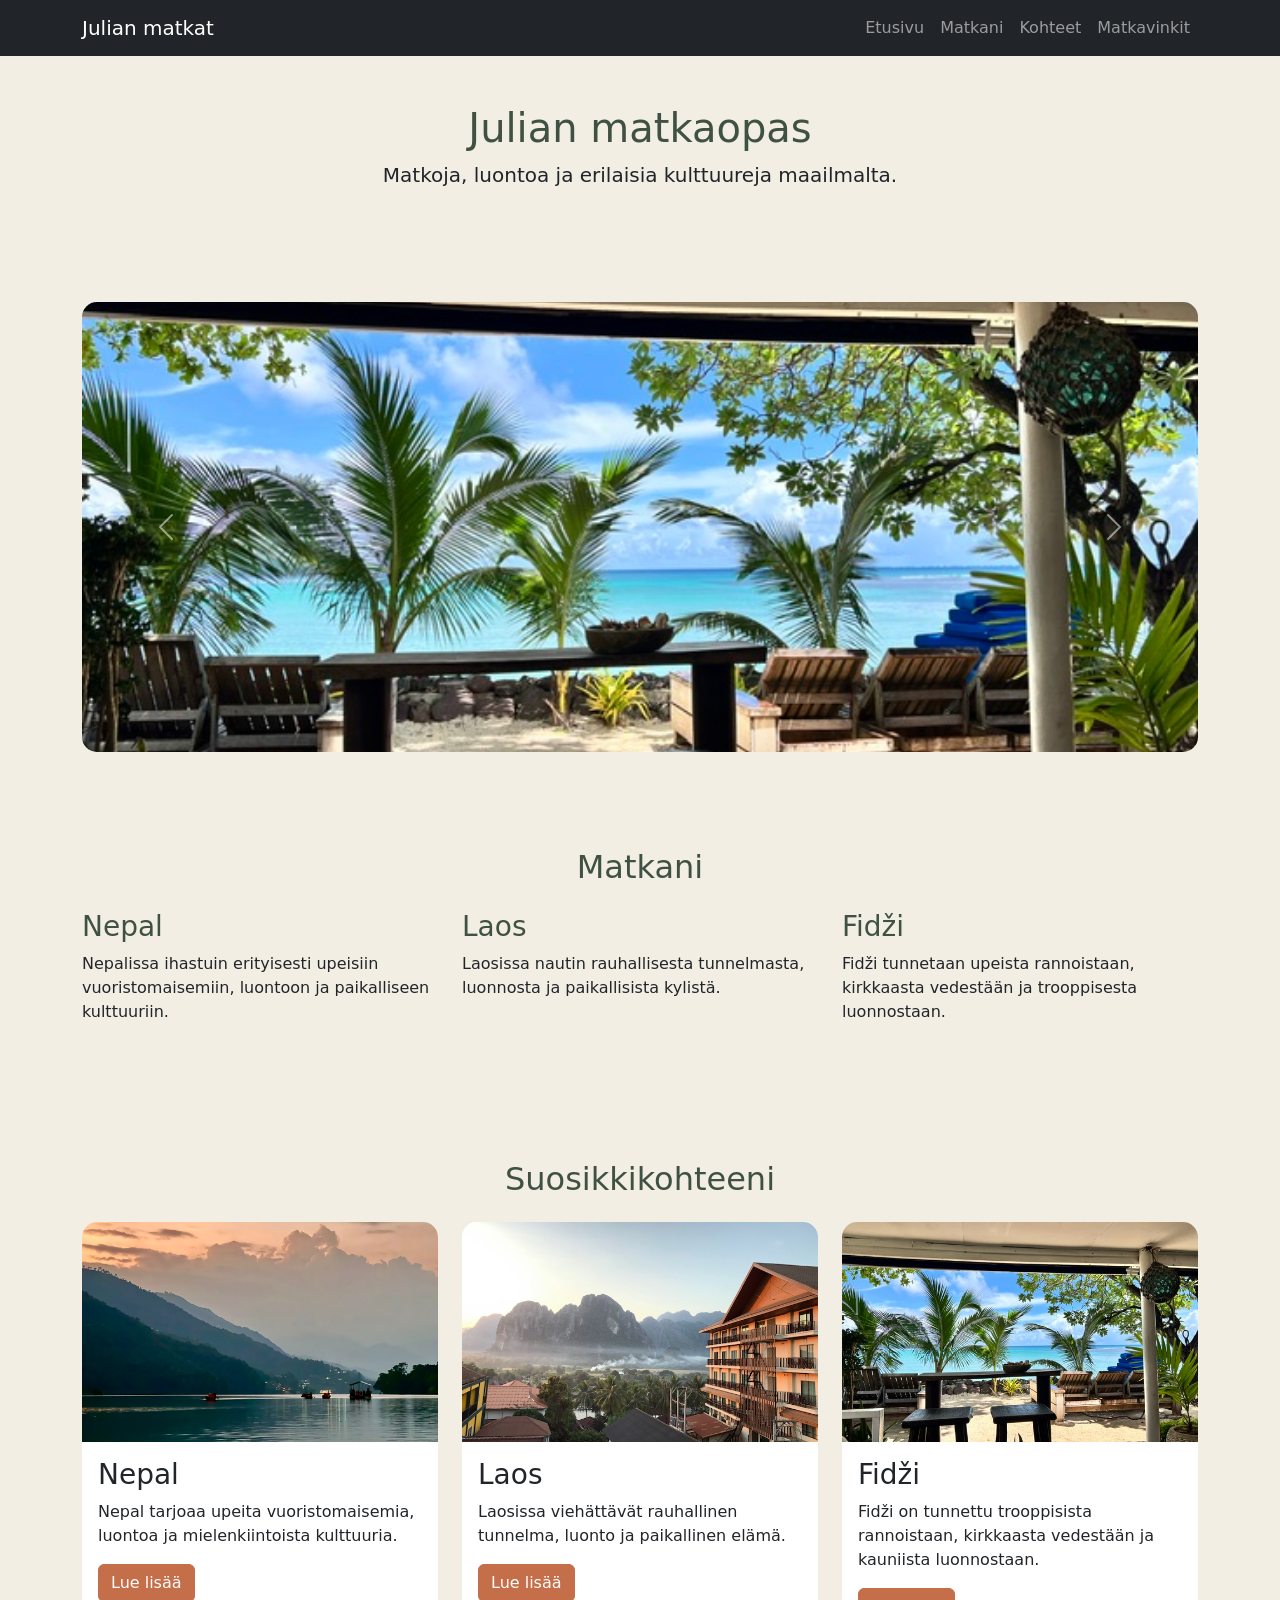
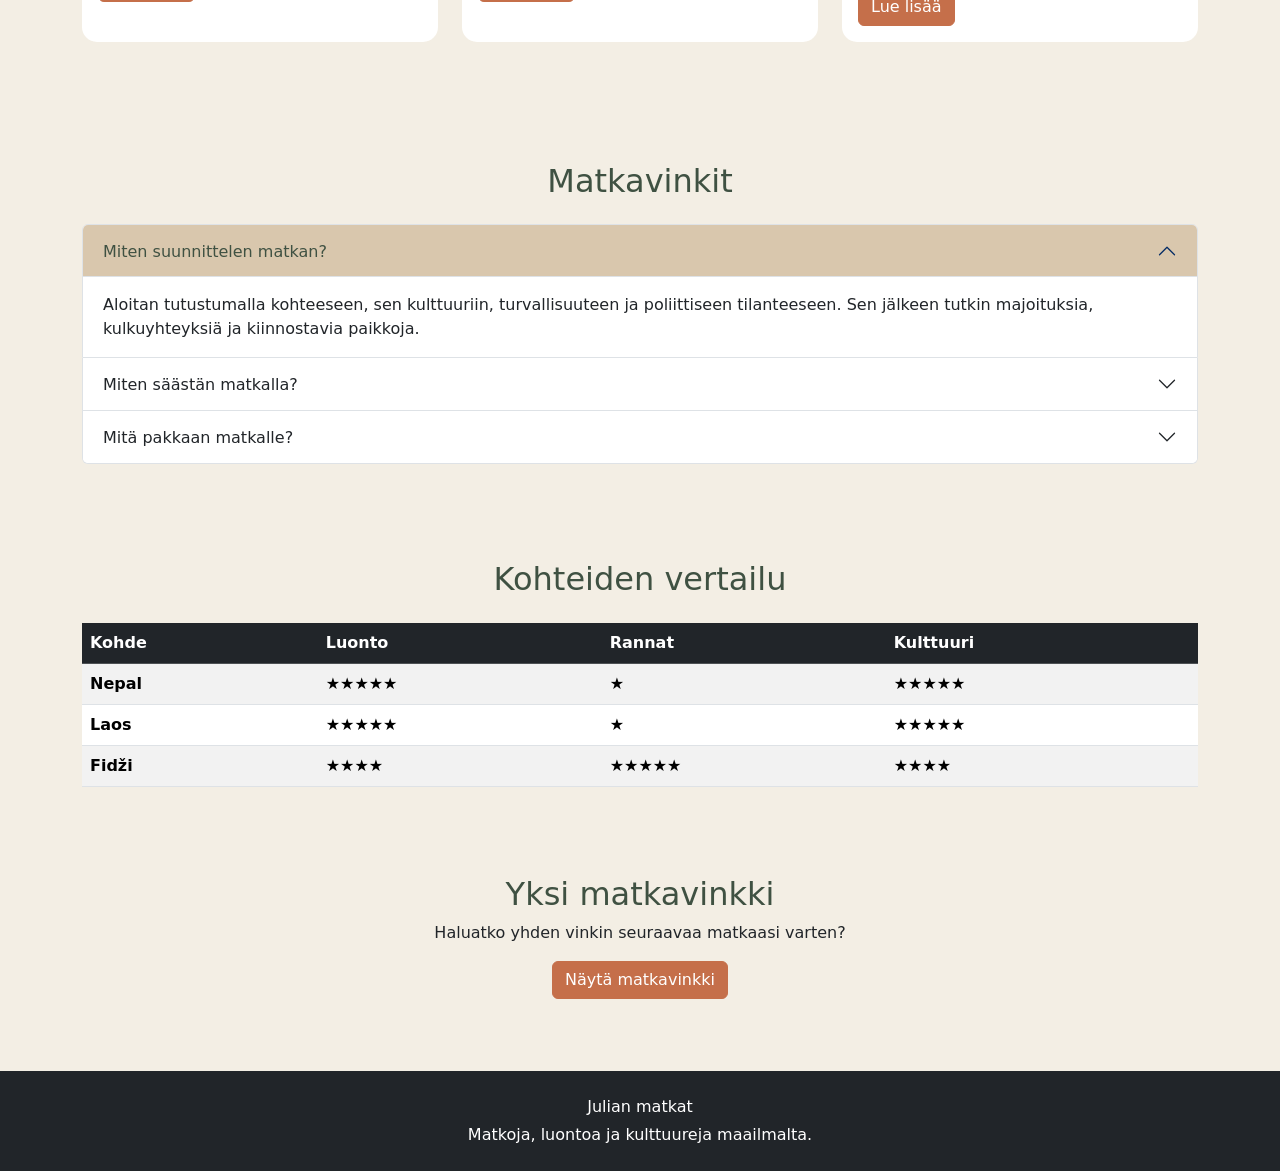
<file: index.html>
<!DOCTYPE html>
<html lang="fi">

<head>
    <meta charset="UTF-8">
    <meta name="viewport" content="width=device-width, initial-scale=1.0">

    <title>Julian matkat</title>

    <!-- Bootstrap CSS -->
    <link href="https://cdn.jsdelivr.net/npm/bootstrap@5.3.3/dist/css/bootstrap.min.css" rel="stylesheet">
    <style>
        body {
            background-color: #f3eee4;
        }

        h1,
        h2,
        h3 {
            color: #3f5142;
        }

        .carousel img {
            height: 450px;
            object-fit: cover;
            border-radius: 15px;
        }

        .card {
            border-radius: 15px;
            overflow: hidden;
            border: none;
        }

        .card img {
            height: 220px;
            object-fit: cover;
        }

        .btn-primary {
            background-color: #c56f4a;
            border-color: #c56f4a;
        }

        .btn-primary:hover {
            background-color: #a95738;
            border-color: #a95738;
        }

        .accordion-button:not(.collapsed) {
            background-color: #d9c7ad;
            color: #3f5142;
        }
    </style>
</head>

<body>

    <!-- Navigaatio -->
    <nav class="navbar navbar-expand-lg bg-dark navbar-dark" aria-label="Päänavigaatio">
        <div class="container">

            <!-- Sivuston nimi -->
            <a class="navbar-brand" href="#">Julian matkat</a>

            <!-- Hampurilaisvalikko -->
            <button class="navbar-toggler" type="button" data-bs-toggle="collapse" data-bs-target="#navbarNav"
                aria-controls="navbarNav" aria-expanded="false" aria-label="Avaa navigaatio">
                <span class="navbar-toggler-icon"></span>
            </button>

            <!-- Navigaation linkit -->
            <div class="collapse navbar-collapse" id="navbarNav">

                <ul class="navbar-nav ms-auto">

                    <li class="nav-item">
                        <a class="nav-link" href="#etusivu">Etusivu</a>
                    </li>

                    <li class="nav-item">
                        <a class="nav-link" href="#matkat">Matkani</a>
                    </li>

                    <li class="nav-item">
                        <a class="nav-link" href="#kohteet">Kohteet</a>
                    </li>

                    <li class="nav-item">
                        <a class="nav-link" href="#vinkit">Matkavinkit</a>
                    </li>

                </ul>

            </div>
        </div>
    </nav>
    <!-- Kuvakaruselli -->
    <!-- Sivuston pääotsikko -->
    <section class="container text-center py-5">

        <h1>Julian matkaopas</h1>

        <p class="lead">
            Matkoja, luontoa ja erilaisia kulttuureja maailmalta.
        </p>

    </section>
    <section id="etusivu" class="container py-5">

        <div id="travelCarousel" class="carousel slide" data-bs-ride="carousel">

            <!-- Karusellin kuvat -->
            <div class="carousel-inner">

                <!-- Ensimmäinen kuva -->
                <div class="carousel-item active">
                    <img src="images/Fiji.jpeg" class="d-block w-100" alt="Järvimaisema Nepalissa">
                </div>

                <!-- Toinen kuva -->
                <div class="carousel-item">
                    <img src="images/Laos.JPG" class="d-block w-100" alt="Maisema Laosissa">
                </div>

                <!-- Kolmas kuva -->
                <div class="carousel-item">
                    <img src="images/Nepal.jpeg" class="d-block w-100" alt="Trooppinen ranta">
                </div>

            </div>

            <!-- Edellinen kuva -->
            <button class="carousel-control-prev" type="button" data-bs-target="#travelCarousel" data-bs-slide="prev">

                <span class="carousel-control-prev-icon"></span>

                <span class="visually-hidden">Edellinen</span>
            </button>

            <!-- Seuraava kuva -->
            <button class="carousel-control-next" type="button" data-bs-target="#travelCarousel" data-bs-slide="next">

                <span class="carousel-control-next-icon"></span>

                <span class="visually-hidden">Seuraava</span>
            </button>

        </div>

    </section>
    <!-- Matkakohteiden ruudukko -->
    <section id="matkat" class="container py-5">

        <h2 class="text-center mb-4">Matkani</h2>

        <div class="row">

            <!-- Nepal -->
            <div class="col-md-4 mb-4">
                <h3>Nepal</h3>

                <p>
                    Nepalissa ihastuin erityisesti upeisiin vuoristomaisemiin,
                    luontoon ja paikalliseen kulttuuriin.
                </p>
            </div>

            <!-- Laos -->
            <div class="col-md-4 mb-4">
                <h3>Laos</h3>

                <p>
                    Laosissa nautin rauhallisesta tunnelmasta, luonnosta
                    ja paikallisista kylistä.
                </p>
            </div>

            <!-- Fidži -->
            <div class="col-md-4 mb-4">
                <h3>Fidži</h3>

                <p>
                    Fidži tunnetaan upeista rannoistaan, kirkkaasta vedestään
                    ja trooppisesta luonnostaan.
                </p>
            </div>

        </div>

    </section>
    <!-- Matkakohteiden kortit -->
    <section id="kohteet" class="container py-5">

        <h2 class="text-center mb-4">Suosikkikohteeni</h2>

        <div class="row">

            <!-- Nepal-kortti -->
            <div class="col-md-4 mb-4">

                <div class="card h-100">

                    <img src="images/Nepal.jpeg" class="card-img-top" alt="Järvimaisema Nepalissa">

                    <div class="card-body">

                        <h3 class="card-title">Nepal</h3>

                        <p class="card-text">
                            Nepal tarjoaa upeita vuoristomaisemia,
                            luontoa ja mielenkiintoista kulttuuria.
                        </p>

                        <a href="#matkat" class="btn btn-primary">
                            Lue lisää
                        </a>

                    </div>
                </div>

            </div>


            <!-- Laos-kortti -->
            <div class="col-md-4 mb-4">

                <div class="card h-100">

                    <img src="images/Laos.JPG" class="card-img-top" alt="Maisema Laosissa">

                    <div class="card-body">

                        <h3 class="card-title">Laos</h3>

                        <p class="card-text">
                            Laosissa viehättävät rauhallinen tunnelma,
                            luonto ja paikallinen elämä.
                        </p>

                        <a href="#matkat" class="btn btn-primary">
                            Lue lisää
                        </a>

                    </div>
                </div>

            </div>


            <!-- Fidži-kortti -->
            <div class="col-md-4 mb-4">

                <div class="card h-100">

                    <img src="images/Fiji.jpeg" class="card-img-top" alt="Trooppinen ranta Fidžillä">

                    <div class="card-body">

                        <h3 class="card-title">Fidži</h3>

                        <p class="card-text">
                            Fidži on tunnettu trooppisista rannoistaan,
                            kirkkaasta vedestään ja kauniista luonnostaan.
                        </p>

                        <a href="#matkat" class="btn btn-primary">
                            Lue lisää
                        </a>

                    </div>
                </div>

            </div>

        </div>

    </section>
    <!-- Matkavinkit ja haitari -->
    <section id="vinkit" class="container py-5">

        <h2 class="text-center mb-4">Matkavinkit</h2>

        <div class="accordion" id="travelAccordion">

            <!-- Haitarin kohta 1 -->
            <div class="accordion-item">

                <h3 class="accordion-header">

                    <button class="accordion-button" type="button" data-bs-toggle="collapse" data-bs-target="#tipOne"
                        aria-expanded="true" aria-controls="tipOne">

                        Miten suunnittelen matkan?
                    </button>

                </h3>

                <div id="tipOne" class="accordion-collapse collapse show" data-bs-parent="#travelAccordion">

                    <div class="accordion-body">
                        Aloitan tutustumalla kohteeseen, sen kulttuuriin, turvallisuuteen
                        ja poliittiseen tilanteeseen. Sen jälkeen tutkin
                        majoituksia, kulkuyhteyksiä ja kiinnostavia paikkoja.
                    </div>

                </div>

            </div>


            <!-- Haitarin kohta 2 -->
            <div class="accordion-item">

                <h3 class="accordion-header">

                    <button class="accordion-button collapsed" type="button" data-bs-toggle="collapse"
                        data-bs-target="#tipTwo" aria-expanded="false" aria-controls="tipTwo">

                        Miten säästän matkalla?
                    </button>

                </h3>

                <div id="tipTwo" class="accordion-collapse collapse" data-bs-parent="#travelAccordion">

                    <div class="accordion-body">
                        Vertailen majoitusten ja kuljetusten hintoja etukäteen. Suosin julkista liikennettä ja
                        paikallisia ravintoloita, sillä niissä voi säästää rahaa ja samalla kokea kohdetta aidommin.
                    </div>

                </div>

            </div>


            <!-- Haitarin kohta 3 -->
            <div class="accordion-item">

                <h3 class="accordion-header">

                    <button class="accordion-button collapsed" type="button" data-bs-toggle="collapse"
                        data-bs-target="#tipThree" aria-expanded="false" aria-controls="tipThree">

                        Mitä pakkaan matkalle?
                    </button>

                </h3>

                <div id="tipThree" class="accordion-collapse collapse" data-bs-parent="#travelAccordion">

                    <div class="accordion-body">
                        Pakkaan mukaan ainakin matkustusasiakirjat, kohteeseen sopivat vaatteet,
                        lääkkeet, puhelimen ja tarvittavat laturit.
                    </div>

                </div>

            </div>

        </div>

    </section>
    <!-- Kohteiden vertailutaulukko -->
    <section class="container py-5">

        <h2 class="text-center mb-4">Kohteiden vertailu</h2>

        <div class="table-responsive">

            <table class="table table-striped table-hover">

                <thead class="table-dark">

                    <tr>
                        <th scope="col">Kohde</th>
                        <th scope="col">Luonto</th>
                        <th scope="col">Rannat</th>
                        <th scope="col">Kulttuuri</th>
                    </tr>

                </thead>

                <tbody>

                    <tr>
                        <th scope="row">Nepal</th>
                        <td>★★★★★</td>
                        <td>★</td>
                        <td>★★★★★</td>
                    </tr>

                    <tr>
                        <th scope="row">Laos</th>
                        <td>★★★★★</td>
                        <td>★</td>
                        <td>★★★★★</td>
                    </tr>

                    <tr>
                        <th scope="row">Fidži</th>
                        <td>★★★★</td>
                        <td>★★★★★</td>
                        <td>★★★★</td>
                    </tr>

                </tbody>

            </table>

        </div>

    </section>
    <!-- Lisäominaisuus: Bootstrap Modal -->
    <section class="container text-center py-4">

        <h2>Yksi matkavinkki</h2>

        <p>
            Haluatko yhden vinkin seuraavaa matkaasi varten?
        </p>

        <button type="button" class="btn btn-primary" data-bs-toggle="modal" data-bs-target="#travelModal">
            Näytä matkavinkki
        </button>

    </section>
    <!-- Modal-ikkuna -->
    <div class="modal fade" id="travelModal" tabindex="-1" aria-labelledby="travelModalLabel" aria-hidden="true">

        <div class="modal-dialog">

            <div class="modal-content">

                <div class="modal-header">

                    <h2 class="modal-title fs-5" id="travelModalLabel">
                        Matkavinkki
                    </h2>

                    <button type="button" class="btn-close" data-bs-dismiss="modal" aria-label="Sulje">
                    </button>

                </div>

                <div class="modal-body">
                    Älä yritä nähdä kaikkea yhdellä matkalla.
                    Jätä aikaa myös spontaanille seikkailulle
                    ja paikalliseen tunnelmaan tutustumiselle.
                </div>

                <div class="modal-footer">

                    <button type="button" class="btn btn-secondary" data-bs-dismiss="modal">
                        Sulje
                    </button>

                </div>

            </div>

        </div>

    </div>
    <!-- Alatunniste -->
    <footer class="text-center py-4 mt-5 bg-dark text-white">

        <p class="mb-1">
            Julian matkat
        </p>

        <p class="mb-0">
            Matkoja, luontoa ja kulttuureja maailmalta.
        </p>

    </footer>

    <!-- Bootstrap JavaScript -->
    <script src="https://cdn.jsdelivr.net/npm/bootstrap@5.3.3/dist/js/bootstrap.bundle.min.js">
    </script>

</body>

</html>
</file>
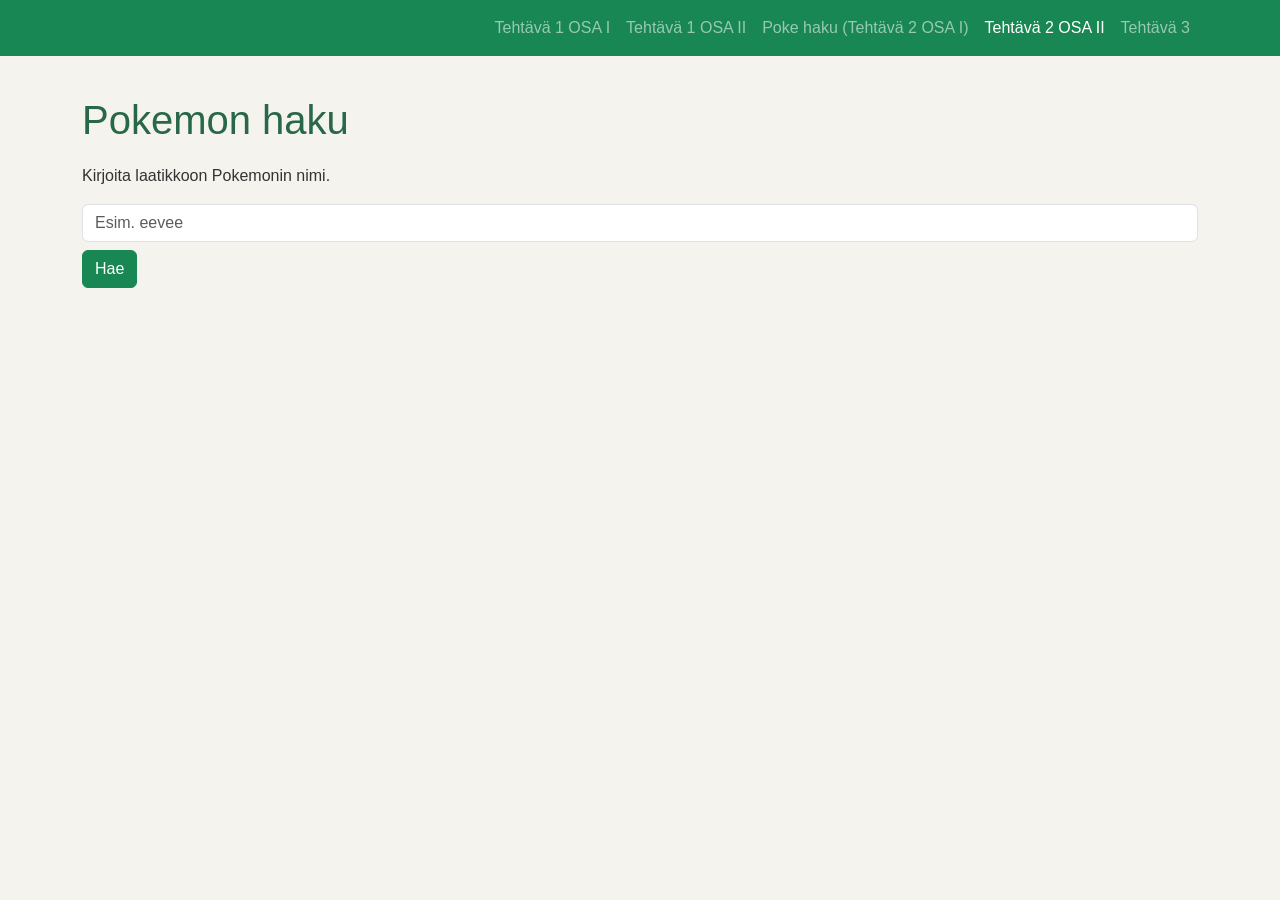
<file: JSON/eevee.html>
<!DOCTYPE html>
<html lang="fi">
<head>
    <meta charset="UTF-8">
    <meta name="viewport" content="width=device-width, initial-scale=1.0">
    <title>Tehtävä 2 OSA II - Pokemon</title>
    <link href="https://cdn.jsdelivr.net/npm/bootstrap@5.3.3/dist/css/bootstrap.min.css" rel="stylesheet">
    <link rel="stylesheet" href="styles.css">
</head>
<body>

<nav class="navbar navbar-expand-lg navbar-dark bg-success mb-4">
    <div class="container">
        <button class="navbar-toggler" type="button"
                data-bs-toggle="collapse" data-bs-target="#valikko"
                aria-controls="valikko" aria-expanded="false"
                aria-label="Avaa navigaatio">
            <span class="navbar-toggler-icon"></span>
        </button>

        <div class="collapse navbar-collapse" id="valikko">
            <ul class="navbar-nav ms-auto">
                <li class="nav-item">
                    <a class="nav-link" href="index.html">Tehtävä 1 OSA I</a>
                </li>
                <li class="nav-item">
                    <a class="nav-link" href="toteutus.html">Tehtävä 1 OSA II</a>
                </li>
                <li class="nav-item">
                    <a class="nav-link" href="poke.html">Poke haku (Tehtävä 2 OSA I)</a>
                </li>
                <li class="nav-item">
                    <a class="nav-link active" href="eevee.html">Tehtävä 2 OSA II</a>
                </li>
                <li class="nav-item">
                    <a class="nav-link" href="saa.html">Tehtävä 3</a>
                </li>
            </ul>
        </div>
    </div>
</nav>

<main class="container py-3">
    <h1>Pokemon haku </h1>
    <p>Kirjoita laatikkoon Pokemonin nimi.</p>

    <div class="mb-3">
        <input class="form-control mb-2" type="text"
               id="pokemonName" placeholder="Esim. eevee">

        <button class="btn btn-success" onclick="poke()">Hae</button>
    </div>

    <div id="nimi" class="mt-3"></div>
    <div id="kuva2" class="my-3"></div>

    <div id="kaantoalue" class="mb-3" hidden>
        <button class="btn btn-success" onclick="kaanna()">Käännä</button>
    </div>

    <div id="ominaisuudet"></div>
</main>

<script>
let pokemon = null;
let kaannetty = false;

function poke() {
    const pokeName = document.getElementById("pokemonName").value
        .toLowerCase().trim();

    // Tyhjennetään vanhat tiedot ennen uutta hakua.
    document.getElementById("nimi").innerHTML = "";
    document.getElementById("kuva2").innerHTML = "";
    document.getElementById("kaantoalue").hidden = true;
    document.getElementById("ominaisuudet").innerHTML = "";
    pokemon = null;
    kaannetty = false;

    if (pokeName === "") {
        document.getElementById("nimi").innerHTML =
            "<p>Kirjoita ensin Pokemonin nimi.</p>";
        return;
    }

    document.getElementById("nimi").innerHTML = "<p>Haetaan...</p>";

    fetch("https://pokeapi.co/api/v2/pokemon/" + encodeURIComponent(pokeName))
        .then(function(response) {
            if (!response.ok) {
                throw new Error("Pokemonia ei löytynyt. Tarkista nimi.");
            }
            return response.json();
        })
        .then(function(obj) {
            pokekuva(obj);

            // Tyhjennetään hakukenttä onnistuneen haun jälkeen.
            document.getElementById("pokemonName").value = "";
        })
        .catch(function(error) {
            document.getElementById("nimi").innerHTML =
                "<p>" + error.message + "</p>";
            document.getElementById("kuva2").innerHTML = "";
            document.getElementById("kaantoalue").hidden = true;
            document.getElementById("ominaisuudet").innerHTML = "";
            pokemon = null;
        });
}

function pokekuva(obj) {
    pokemon = obj;
    kaannetty = false;

    document.getElementById("nimi").innerHTML =
        "<h2>" + obj.name + "</h2>";

    const kuva = obj.sprites.front_default;

    if (kuva) {
        document.getElementById("kuva2").innerHTML =
            "<img class='img-fluid' src='" + kuva +
            "' alt='" + obj.name + "' width='200'>";
    } else {
        document.getElementById("kuva2").innerHTML =
            "<p>Pokemonista ei löytynyt etukuvaa.</p>";
    }

    // Näytetään Käännä-painike vasta onnistuneen haun jälkeen.
    document.getElementById("kaantoalue").hidden = false;
    document.getElementById("ominaisuudet").innerHTML = "";
}

function kaanna() {
    if (!pokemon) {
        return;
    }

    const kuva = pokemon.sprites.back_default;

    if (!kuva) {
        document.getElementById("kuva2").innerHTML =
            "<p>Pokemonista ei löytynyt selkäpuolen kuvaa.</p>";
        return;
    }

    kaannetty = true;

    document.getElementById("kuva2").innerHTML =
        "<img class='img-fluid' src='" + kuva +
        "' alt='" + pokemon.name + " selkäpuolelta' width='200'>";

    // Kolme ominaisuutta näytetään vasta käännöksen jälkeen.
    let tiedot = "<h3>Pokemonin ominaisuudet</h3>";

    tiedot += "<p><strong>Korkeus:</strong> " +
        (pokemon.height / 10) + " m</p>";

    tiedot += "<p><strong>Paino:</strong> " +
        (pokemon.weight / 10) + " kg</p>";

    tiedot += "<p><strong>Kokemus:</strong> " +
        (pokemon.base_experience ?? "Ei saatavilla") + "</p>";

    document.getElementById("ominaisuudet").innerHTML = tiedot;
}
</script>

<script src="https://cdn.jsdelivr.net/npm/bootstrap@5.3.3/dist/js/bootstrap.bundle.min.js"></script>
</body>
</html>
</file>
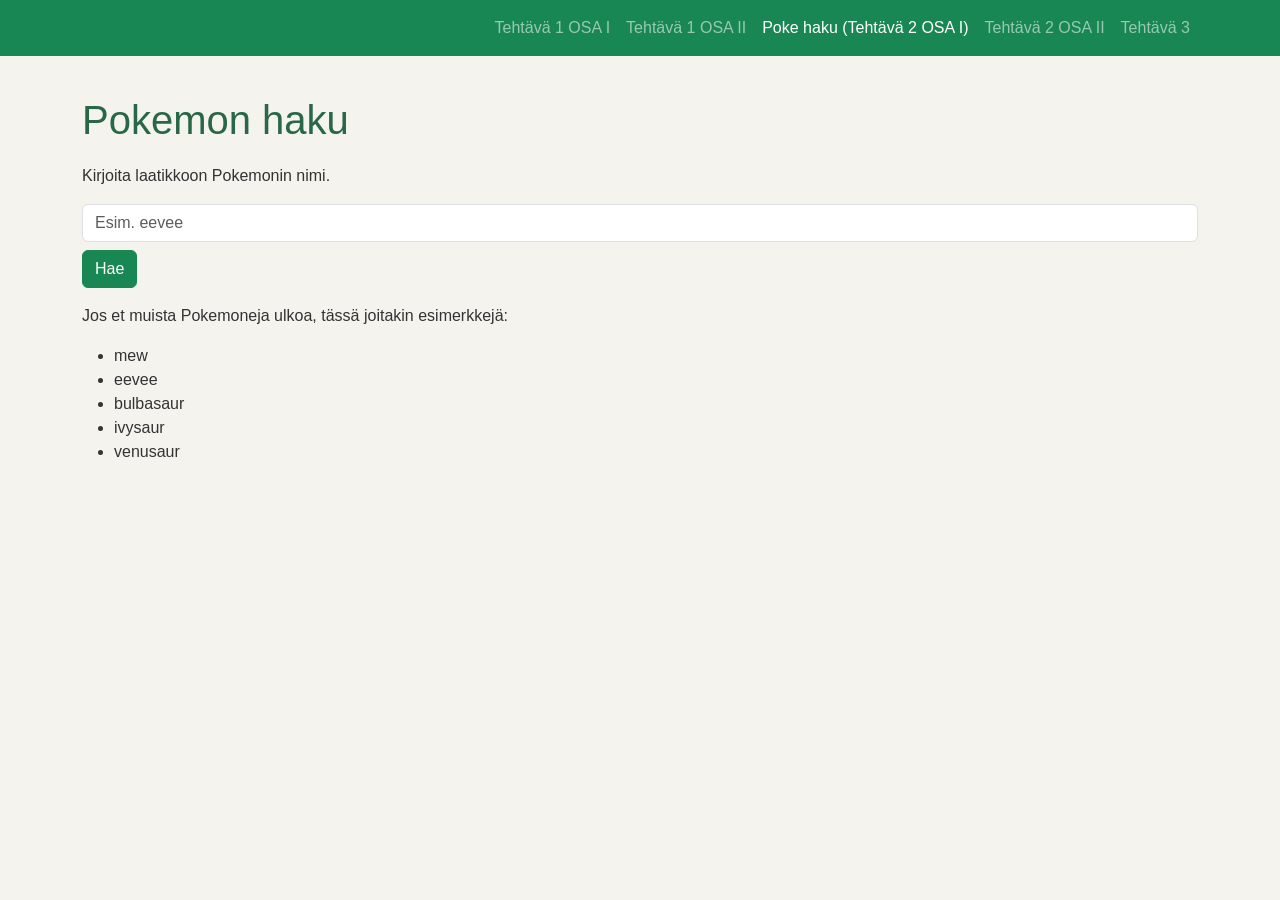
<file: JSON/poke.html>
<!DOCTYPE html>
<html lang="fi">
<head>
    <meta charset="UTF-8">
    <meta name="viewport" content="width=device-width, initial-scale=1.0">
    <title>Poke haku - Tehtävä 2 OSA I</title>
    <link href="https://cdn.jsdelivr.net/npm/bootstrap@5.3.3/dist/css/bootstrap.min.css" rel="stylesheet">
    <link rel="stylesheet" href="styles.css">
</head>
<body>

<nav class="navbar navbar-expand-lg navbar-dark bg-success mb-4">
    <div class="container">
        <button class="navbar-toggler" type="button"
                data-bs-toggle="collapse" data-bs-target="#valikko"
                aria-controls="valikko" aria-expanded="false"
                aria-label="Avaa navigaatio">
            <span class="navbar-toggler-icon"></span>
        </button>

        <div class="collapse navbar-collapse" id="valikko">
            <ul class="navbar-nav ms-auto">
                <li class="nav-item">
                    <a class="nav-link" href="index.html">Tehtävä 1 OSA I</a>
                </li>
                <li class="nav-item">
                    <a class="nav-link" href="toteutus.html">Tehtävä 1 OSA II</a>
                </li>
                <li class="nav-item">
                    <a class="nav-link active" href="poke.html">Poke haku (Tehtävä 2 OSA I)</a>
                </li>
                <li class="nav-item">
                    <a class="nav-link" href="eevee.html">Tehtävä 2 OSA II</a>
                </li>
                <li class="nav-item">
                    <a class="nav-link" href="saa.html">Tehtävä 3</a>
                </li>
            </ul>
        </div>
    </div>
</nav>

<main class="container py-3">
    <h1>Pokemon haku</h1>

    <p>Kirjoita laatikkoon Pokemonin nimi.</p>

    <div class="mb-3">
        <input class="form-control mb-2" type="text"
               id="pokemonName" placeholder="Esim. eevee">
        <button class="btn btn-success" onclick="poke()">Hae</button>
    </div>

    <p>Jos et muista Pokemoneja ulkoa, tässä joitakin esimerkkejä:</p>

    <ul>
        <li>mew</li>
        <li>eevee</li>
        <li>bulbasaur</li>
        <li>ivysaur</li>
        <li>venusaur</li>
    </ul>

    <div id="nimi" class="mt-3"></div>
    <div id="kuva2" class="my-3"></div>
</main>

<script>
function poke() {
    const pokeName = document.getElementById("pokemonName").value
        .toLowerCase().trim();

    document.getElementById("nimi").innerHTML = "";
    document.getElementById("kuva2").innerHTML = "";

    if (pokeName === "") {
        document.getElementById("nimi").innerHTML =
            "<p>Kirjoita ensin Pokemonin nimi.</p>";
        return;
    }

    document.getElementById("nimi").innerHTML = "<p>Haetaan...</p>";

    fetch("https://pokeapi.co/api/v2/pokemon/" +
        encodeURIComponent(pokeName))
        .then(function(response) {
            if (!response.ok) {
                throw new Error("Pokemonia ei löytynyt. Tarkista nimi.");
            }
            return response.json();
        })
        .then(function(data) {
            pokekuva(data);

            // Tyhjennetään hakukenttä onnistuneen haun jälkeen.
            document.getElementById("pokemonName").value = "";
        })
        .catch(function(error) {
            document.getElementById("nimi").innerHTML =
                "<p>" + error.message + "</p>";
            document.getElementById("kuva2").innerHTML = "";
        });
}

function pokekuva(obj) {
    document.getElementById("nimi").innerHTML =
        "<h2>" + obj.name + "</h2>";

    const kuva = obj.sprites.front_default;

    if (kuva) {
        document.getElementById("kuva2").innerHTML =
            "<img class='img-fluid' src='" + kuva +
            "' alt='" + obj.name + "' width='200'>";
    } else {
        document.getElementById("kuva2").innerHTML =
            "<p>Pokemonista ei löytynyt kuvaa.</p>";
    }
}
</script>

<script src="https://cdn.jsdelivr.net/npm/bootstrap@5.3.3/dist/js/bootstrap.bundle.min.js"></script>
</body>
</html>
</file>
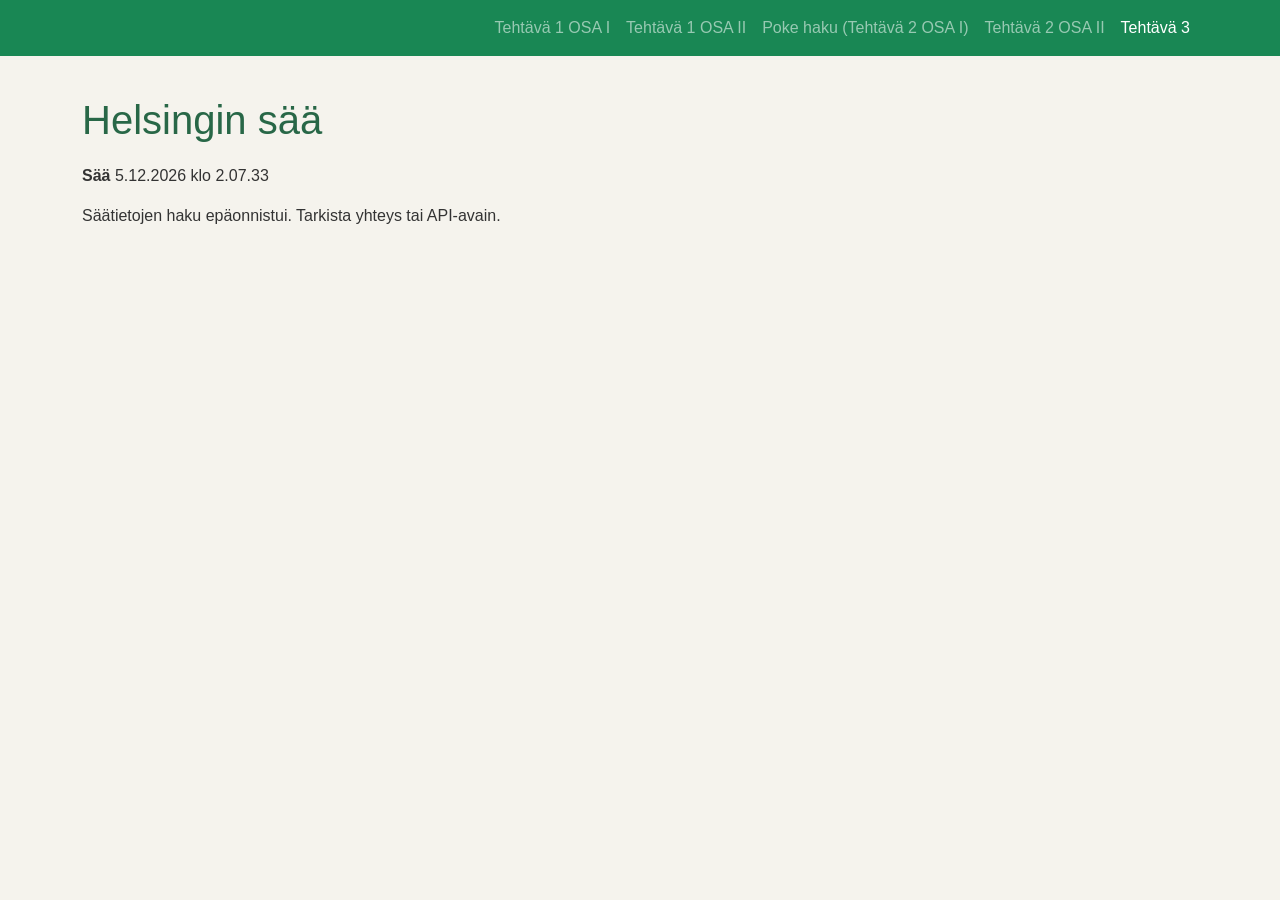
<file: JSON/saa.html>
<!DOCTYPE html>
<html lang="fi">
<head>
    <meta charset="UTF-8">
    <meta name="viewport" content="width=device-width, initial-scale=1.0">
    <title>Tehtävä 3 - Helsingin sää</title>
    <link href="https://cdn.jsdelivr.net/npm/bootstrap@5.3.3/dist/css/bootstrap.min.css" rel="stylesheet">
    <link rel="stylesheet" href="styles.css">
</head>
<body>

<nav class="navbar navbar-expand-lg navbar-dark bg-success mb-4">
    <div class="container">
        <button class="navbar-toggler" type="button"
                data-bs-toggle="collapse" data-bs-target="#valikko"
                aria-controls="valikko" aria-expanded="false"
                aria-label="Avaa navigaatio">
            <span class="navbar-toggler-icon"></span>
        </button>

        <div class="collapse navbar-collapse" id="valikko">
            <ul class="navbar-nav ms-auto">
                <li class="nav-item">
                    <a class="nav-link" href="index.html">Tehtävä 1 OSA I</a>
                </li>
                <li class="nav-item">
                    <a class="nav-link" href="toteutus.html">Tehtävä 1 OSA II</a>
                </li>
                <li class="nav-item">
                    <a class="nav-link" href="poke.html">Poke haku (Tehtävä 2 OSA I)</a>
                </li>
                <li class="nav-item">
                    <a class="nav-link" href="eevee.html">Tehtävä 2 OSA II</a>
                </li>
                <li class="nav-item">
                    <a class="nav-link active" href="saa.html">Tehtävä 3</a>
                </li>
            </ul>
        </div>
    </div>
</nav>

<main class="container py-3">
    <h1>Helsingin sää</h1>

    <p id="latausaika"></p>
    <div id="vastaus">Haetaan säätietoja...</div>
</main>

<script>
    // Tallennetaan aika, jolloin sivu ladattiin.
    const latausaika = new Date();

    document.getElementById("latausaika").innerHTML =
        "<strong>Sää </strong> " +
        latausaika.toLocaleString("fi-FI");

    // Haetaan Helsingin säätiedot OpenWeather-palvelusta.
    const URL = "https://api.openweathermap.org/data/2.5/weather?id=658225&appid=665ecd56dfc08dbb50feb8b8f5034e28&lang=fi&units=metric";

    fetch(URL)
        .then(function(response) {
            if (!response.ok) {
                throw new Error("Säätietojen hakeminen epäonnistui.");
            }
            return response.json();
        })
        .then(function(data) {
            let tiedot = "<h2>" + data.name + "</h2>";

            tiedot += "<p><strong>Sää:</strong> " +
                data.weather[0].description + "</p>";

            tiedot += "<p><strong>Lämpötila:</strong> " +
                data.main.temp + " °C</p>";

            tiedot += "<p><strong>Tuuli:</strong> " +
                data.wind.speed + " m/s</p>";

            tiedot += "<img class='img-fluid' src='https://openweathermap.org/img/wn/" +
                data.weather[0].icon + "@2x.png' alt='Sääkuvake'>";

            document.getElementById("vastaus").innerHTML = tiedot;
        })
        .catch(function(error) {
            document.getElementById("vastaus").innerHTML =
                "<p>Säätietojen haku epäonnistui. Tarkista yhteys tai API-avain.</p>";
            console.error(error);
        });
</script>

<script src="https://cdn.jsdelivr.net/npm/bootstrap@5.3.3/dist/js/bootstrap.bundle.min.js"></script>
</body>
</html>
</file>
<file: JSON/styles.css>
/* JSON-tehtävien sivun omat tyylit */

body {
    background-color: #f5f3ed;
    color: #333333;
    font-family: Arial, sans-serif;
}

h1 {
    color: #286747;
    margin-bottom: 20px;
}

main {
    min-height: 70vh;
}

.navbar-brand {
    font-weight: bold;
}
</file>
